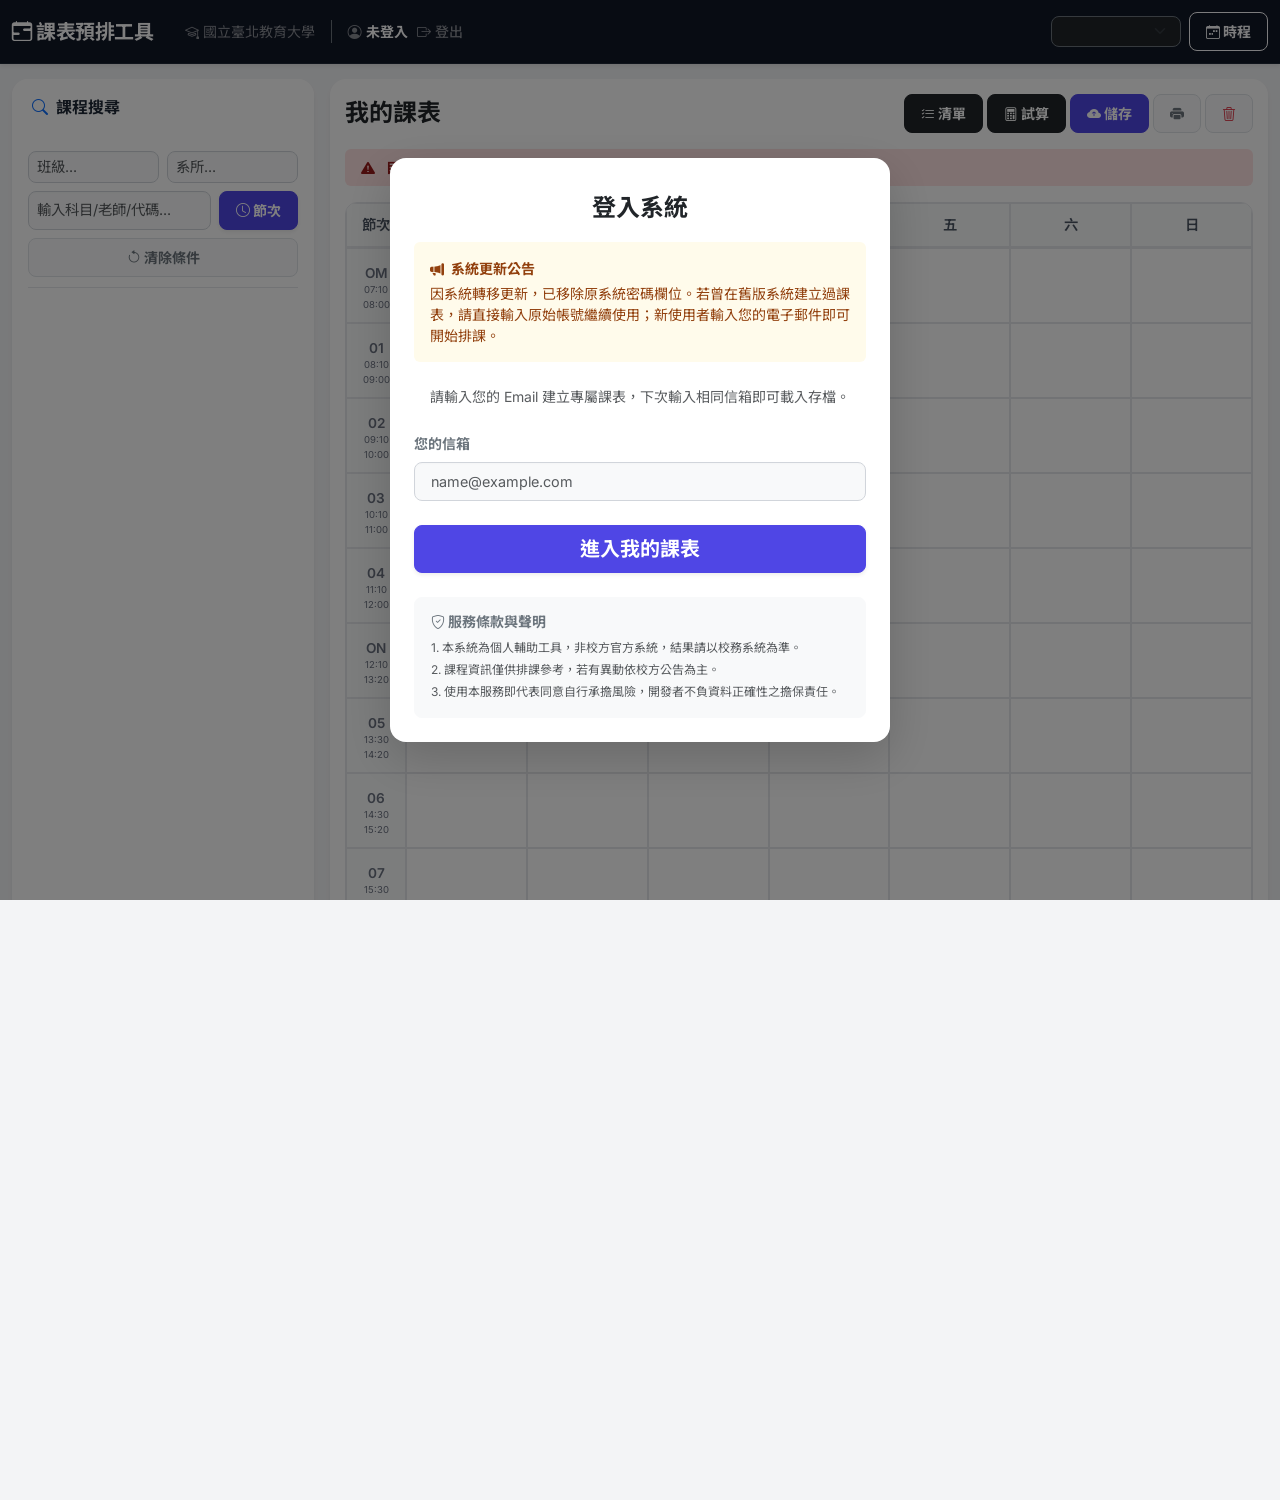
<file: index.html>
<!DOCTYPE html>
<html lang="zh-TW">
<head>
  <meta charset="utf-8">
  <meta name="viewport" content="width=device-width, initial-scale=1">
  <title>課表預排工具</title>
  <link href="https://cdn.jsdelivr.net/npm/bootstrap@5.3.0/dist/css/bootstrap.min.css" rel="stylesheet">
  <link href="https://cdn.jsdelivr.net/npm/bootstrap-icons@1.10.0/font/bootstrap-icons.css" rel="stylesheet">
  <link href="https://fonts.googleapis.com/css2?family=Inter:wght@400;500;600;700&family=Noto+Sans+TC:wght@400;500;700&display=swap" rel="stylesheet">
  
  <link rel="stylesheet" href="style.css">
</head>
<body>

<div id="loadingOverlay">
  <div class="spinner-border text-primary" role="status"></div>
  <h6 class="mt-3 text-secondary fw-bold" id="loadingText">系統載入中</h6>
</div>

<div class="toast-container position-fixed bottom-0 end-0 p-3 no-print" style="z-index: 1060;">
  <div id="liveToast" class="toast align-items-center text-bg-success border-0" role="alert" aria-live="assertive" aria-atomic="true">
    <div class="d-flex">
      <div class="toast-body fw-bold" id="toastMsg"><i class="bi bi-check-circle-fill me-2"></i> 已加入課程</div>
      <button type="button" class="btn-close btn-close-white me-2 m-auto" data-bs-dismiss="toast"></button>
    </div>
  </div>
</div>

<div class="modal fade" id="creditModal" tabindex="-1"><div class="modal-dialog modal-dialog-centered"><div class="modal-content"><div class="modal-header bg-dark text-white border-0"><h5 class="modal-title fw-bold"><i class="bi bi-calculator"></i> 學分試算</h5><button type="button" class="btn-close btn-close-white" data-bs-dismiss="modal"></button></div><div class="modal-body text-center p-4"><div class="mb-3"><label class="form-label fw-bold text-secondary">請選擇您的年級</label><select class="form-select w-75 mx-auto" id="creditGradeSelect" onchange="checkCredits()"><option value="1">大一</option><option value="2">大二</option><option value="3">大三</option><option value="4">大四 (含延修生)</option></select></div><h1 class="display-3 fw-bold text-primary my-3" id="currentCreditDisplay">0</h1><p class="text-muted small" id="creditRuleText">學分下限: 15 / 上限: 27</p><div class="alert alert-danger d-none mt-3 text-start border-0" id="creditAlert" style="font-size: 0.9rem; background-color: #fee2e2; color: #991b1b;"><i class="bi bi-exclamation-triangle-fill me-1"></i> 學分未在規範內，選課前請務必確認，以免違反選課辦法。</div></div><div class="modal-footer border-0 justify-content-center"><button type="button" class="btn btn-secondary px-4" data-bs-dismiss="modal">關閉</button></div></div></div></div>
<div class="modal fade" id="successModal" tabindex="-1"><div class="modal-dialog modal-sm modal-dialog-centered"><div class="modal-content"><div class="modal-body text-center py-4"><i class="bi bi-check-circle-fill text-success" style="font-size: 3rem;"></i><h5 class="fw-bold mt-3" id="successMsgTitle">儲存成功</h5><p class="text-muted small mb-3">資料已同步至雲端</p><button type="button" class="btn btn-success w-100 fw-bold" data-bs-dismiss="modal">確定</button></div></div></div></div>
<div class="modal fade" id="existModal" tabindex="-1"><div class="modal-dialog modal-sm modal-dialog-centered"><div class="modal-content"><div class="modal-header bg-danger text-white border-0"><h5 class="modal-title fw-bold">重複課程</h5><button type="button" class="btn-close btn-close-white" data-bs-dismiss="modal"></button></div><div class="modal-body text-center py-4"><i class="bi bi-exclamation-circle-fill text-danger" style="font-size: 3rem;"></i><h5 class="fw-bold mt-3">無法加入</h5><p class="text-muted small mb-3">這堂課已經在您的清單中</p><button type="button" class="btn btn-secondary w-100 fw-bold" data-bs-dismiss="modal">關閉</button></div></div></div></div>
<div class="modal fade" id="clearModal" tabindex="-1"><div class="modal-dialog modal-sm modal-dialog-centered"><div class="modal-content"><div class="modal-body text-center py-4"><i class="bi bi-trash3-fill text-danger" style="font-size: 3rem;"></i><h5 class="fw-bold mt-3">確定清空課表？</h5><p class="text-muted small mb-3">此動作將更新資料庫且無法復原</p><div class="d-flex gap-2"><button type="button" class="btn btn-light w-50 border fw-bold" data-bs-dismiss="modal">取消</button><button type="button" class="btn btn-danger w-50 fw-bold" onclick="confirmClear()">確定清空</button></div></div></div></div></div>
<div class="modal fade" id="removeModal" tabindex="-1"><div class="modal-dialog modal-sm modal-dialog-centered"><div class="modal-content"><div class="modal-body text-center py-4"><i class="bi bi-eraser-fill text-danger" style="font-size: 3rem;"></i><h5 class="fw-bold mt-3">移除課程</h5><p class="text-muted small mb-3">將從您的預排清單中刪除</p><div class="d-flex gap-2"><button type="button" class="btn btn-light w-50 border fw-bold" data-bs-dismiss="modal">取消</button><button type="button" class="btn btn-danger w-50 fw-bold" onclick="confirmRemove()">移除</button></div></div></div></div></div>

<div class="modal fade" id="loginModal" data-bs-backdrop="static" data-bs-keyboard="false" tabindex="-1">
  <div class="modal-dialog modal-dialog-centered">
    <div class="modal-content border-0 shadow-lg">
      <div class="modal-header border-0 pb-0"><h4 class="modal-title fw-bold text-dark w-100 text-center mt-3">登入系統</h4></div>
      <div class="modal-body px-4 pb-4">
        <div class="alert alert-warning border-0 small mb-4" style="background-color: #fffbeb; color: #92400e;">
            <div class="fw-bold mb-1"><i class="bi bi-megaphone-fill me-1"></i> 系統更新公告</div>
            因系統轉移更新，已移除原系統密碼欄位。若曾在舊版系統建立過課表，請直接輸入原始帳號繼續使用；新使用者輸入您的電子郵件即可開始排課。
        </div>
        <p class="text-muted small text-center mb-4">請輸入您的 Email 建立專屬課表，下次輸入相同信箱即可載入存檔。</p>
        <form onsubmit="event.preventDefault(); submitLogin();">
          <div class="mb-3"><label class="form-label fw-bold text-secondary small">您的信箱</label><input type="email" id="loginId" class="form-control form-control-lg bg-light" placeholder="name@example.com" required></div>
          <div class="d-grid mt-4"><button type="submit" id="loginBtn" class="btn btn-primary btn-lg fw-bold shadow-sm">進入我的課表</button></div>
        </form>
        <div id="loginError" class="text-danger mt-2 small text-center fw-bold"></div>
        <div class="bg-light p-3 rounded-3 mt-4 border border-light">
          <h6 class="fw-bold mb-2 small text-secondary"><i class="bi bi-shield-check"></i> 服務條款與聲明</h6>
          <ul class="list-unstyled mb-0 text-muted" style="font-size: 0.75rem;">
            <li class="mb-1">1. 本系統為個人輔助工具，非校方官方系統，結果請以校務系統為準。</li>
            <li class="mb-1">2. 課程資訊僅供排課參考，若有異動依校方公告為主。</li>
            <li>3. 使用本服務即代表同意自行承擔風險，開發者不負資料正確性之擔保責任。</li>
          </ul>
        </div>
      </div>
    </div>
  </div>
</div>

<div class="modal fade" id="infoModal" tabindex="-1">
  <div class="modal-dialog modal-lg modal-dialog-centered modal-dialog-scrollable">
    <div class="modal-content">
      <div class="modal-header border-0 pb-2 d-flex flex-column align-items-start bg-white z-1" style="position: sticky; top: 0;">
        <div class="d-flex w-100 justify-content-between align-items-center mb-2">
          <h5 class="modal-title fw-bold text-dark fs-4" id="infoModalTitle">選課時程公告</h5>
          <button type="button" class="btn-close" data-bs-dismiss="modal"></button>
        </div>
        <a href="https://academicntue.ntue.edu.tw/p/412-1002-485.php" target="_blank" class="text-secondary small text-decoration-none mb-3 px-2 py-1 rounded bg-light border transition-all" style="opacity: 0.85;">
          <i class="bi bi-box-arrow-up-right me-1"></i> 學校官方選課專區
        </a>
        <div class="w-100 overflow-auto filter-btn-wrapper" id="scheduleFilterGroup" style="display: none !important;">
           <div class="btn-group shadow-sm" role="group" style="min-width: 100%;">
             <input type="radio" class="btn-check" name="schedFilter" id="schedOld" autocomplete="off" checked onchange="renderScheduleCards('舊生')">
             <label class="btn btn-outline-primary fw-bold small text-nowrap" for="schedOld">舊生選課</label>
             <input type="radio" class="btn-check" name="schedFilter" id="schedNewUg" autocomplete="off" onchange="renderScheduleCards('大學部新生')">
             <label class="btn btn-outline-primary fw-bold small text-nowrap" for="schedNewUg">大學部新生</label>
             <input type="radio" class="btn-check" name="schedFilter" id="schedNewPg" autocomplete="off" onchange="renderScheduleCards('碩博班新生')">
             <label class="btn btn-outline-primary fw-bold small text-nowrap" for="schedNewPg">碩博班新生</label>
           </div>
        </div>
      </div>
      <div class="modal-body bg-light pt-2">
        <div class="timeline-container" id="infoModalBody"></div>
      </div>
    </div>
  </div>
</div>

<div class="modal fade" id="timeFilterModal" tabindex="-1">
  <div class="modal-dialog modal-dialog-centered">
    <div class="modal-content border-0 shadow-lg">
      <div class="modal-header border-0 pb-0">
        <h5 class="modal-title fw-bold text-dark"><i class="bi bi-clock"></i> 上課時間篩選</h5>
        <button type="button" class="btn-close" data-bs-dismiss="modal"></button>
      </div>
      <div class="modal-body">
        <div class="form-check form-switch mb-3 bg-light p-3 rounded border">
          <input class="form-check-input ms-0 me-2 mt-1" type="checkbox" id="strictTimeSearch" onchange="applyTimeFilter()">
          <label class="form-check-label fw-bold text-dark" for="strictTimeSearch">嚴格搜尋節次</label>
          <div class="form-text text-muted mt-1" style="font-size: 0.75rem;">
            開啟：搜尋結果將<b class="text-danger">不出現</b>所選節次以外的課程。<br>
            關閉：只要有部分節次符合即會顯示。
          </div>
        </div>
        <div class="table-responsive">
          <table class="table table-borderless text-center time-grid-table mb-0" style="table-layout: fixed; font-size: 0.85rem;">
            <thead><tr><th class="time-grid-header">一</th><th class="time-grid-header">二</th><th class="time-grid-header">三</th><th class="time-grid-header">四</th><th class="time-grid-header">五</th><th class="time-grid-header">六</th><th class="time-grid-header">日</th></tr></thead>
            <tbody id="timeGridBody"></tbody>
          </table>
        </div>
      </div>
      <div class="modal-footer border-0 pt-0">
        <button class="btn btn-light border w-100 fw-bold text-secondary mb-2" onclick="clearTimeFilter()">清除時間篩選</button>
        <button class="btn btn-primary w-100 fw-bold shadow-sm" onclick="applyTimeFilter(true)" data-bs-dismiss="modal">套用篩選結果</button>
      </div>
    </div>
  </div>
</div>

<div class="modal fade" id="courseModal" tabindex="-1"><div class="modal-dialog modal-dialog-centered"><div class="modal-content"><div class="modal-header border-0 bg-light"><h5 class="modal-title fw-bold" id="modalCourseTitle">課程資訊</h5><button type="button" class="btn-close" data-bs-dismiss="modal"></button></div><div class="modal-body p-0"><table class="table table-striped mb-0"><tbody id="modalBody"></tbody></table></div></div></div></div>

<div class="modal fade" id="listModal" tabindex="-1">
  <div class="modal-dialog modal-lg modal-dialog-centered modal-dialog-scrollable">
    <div class="modal-content">
      <div class="modal-header bg-dark text-white border-0">
        <h5 class="modal-title fw-bold"><i class="bi bi-list-check"></i> 已選課程清單</h5>
        <button type="button" class="btn-close btn-close-white" data-bs-dismiss="modal"></button>
      </div>
      <div class="modal-body p-0">
        <div class="alert alert-light border-bottom small mb-0 rounded-0 text-center text-muted border-0">
          <i class="bi bi-info-circle"></i> 列表依加入時間排序，點擊「備註」可自行輸入提醒事項。
        </div>
        <div class="table-responsive">
          <table class="table table-hover align-middle mb-0">
            <thead class="table-light"><tr><th>代碼</th><th>名稱 / 備註</th><th>教師</th><th>時間</th><th>學分</th><th>操作</th></tr></thead>
            <tbody id="listModalBody"></tbody>
          </table>
        </div>
      </div>
      <div class="modal-footer border-0 bg-light">
        <button type="button" class="btn btn-outline-dark btn-sm me-auto fw-bold" onclick="printList()"><i class="bi bi-printer"></i> 列印清單</button>
        <div class="fw-bold text-primary fs-5">總學分: <span id="listTotalCredit">0</span></div>
        <button type="button" class="btn btn-secondary btn-sm ms-3 px-3 fw-bold" data-bs-dismiss="modal">關閉</button>
      </div>
    </div>
  </div>
</div>

<div class="modal fade" id="noTimeModal" tabindex="-1"><div class="modal-dialog modal-sm modal-dialog-centered"><div class="modal-content"><div class="modal-body text-center py-4"><i class="bi bi-info-circle-fill text-warning" style="font-size: 3rem;"></i><h5 class="fw-bold mt-3">已加入清單</h5><p class="text-muted small mb-3">此課程無時間資訊，請至清單中查看</p><button type="button" class="btn btn-warning text-dark fw-bold w-100" data-bs-dismiss="modal">知道了</button></div></div></div></div>
<div class="modal fade" id="unsavedModal" tabindex="-1"><div class="modal-dialog modal-dialog-centered"><div class="modal-content"><div class="modal-header bg-warning text-dark border-0"><h5 class="modal-title fw-bold"><i class="bi bi-exclamation-triangle-fill"></i> 尚未儲存</h5><button type="button" class="btn-close" data-bs-dismiss="modal"></button></div><div class="modal-body text-center py-4"><h5 class="fw-bold mb-2">您有未儲存的變更</h5><p class="text-muted small mb-0">離開前是否要儲存目前的課表？</p></div><div class="modal-footer border-0 justify-content-center bg-light"><button type="button" class="btn btn-light border fw-bold" data-bs-dismiss="modal">取消</button><button type="button" class="btn btn-danger fw-bold" onclick="handleUnsavedLeave()">不儲存離開</button><button type="button" class="btn btn-success fw-bold px-4" onclick="handleUnsavedSave()">儲存</button></div></div></div></div>

<nav class="navbar navbar-dark bg-dark mb-0 no-print flex-shrink-0 shadow-sm">
  <div class="container-fluid py-1">
    <div class="d-flex align-items-center">
      <span class="navbar-brand mb-0 h5"><i class="bi bi-calendar-range"></i> 課表預排工具</span>
      <span class="text-white-50 ms-3 d-none d-md-inline-block small"><i class="bi bi-mortarboard"></i> 國立臺北教育大學</span>
      <span class="text-white-50 ms-2 d-inline-block d-md-none small">國北教</span>
      <span class="text-white-50 ms-3 border-start border-secondary ps-3 d-flex align-items-center small">
        <i class="bi bi-person-circle me-1"></i> <span id="currentUserDisplay" class="user-name-truncate fw-bold text-white">未登入</span>
        <button class="btn btn-sm btn-link text-white-50 p-0 ms-2 text-decoration-none" onclick="logout()" title="登出"><i class="bi bi-box-arrow-right"></i> 登出</button>
      </span>
    </div>
    <div class="d-flex align-items-center mt-2 mt-sm-0">
      <select id="globalSemester" class="form-select form-select-sm me-2 bg-dark text-white border-secondary fw-bold" style="width: 130px;" onchange="onSemesterSelectChange()"></select>
      <button class="btn btn-sm btn-outline-light fw-bold" onclick="openInfoModal()" title="選課時程"><i class="bi bi-calendar-week"></i> <span class="d-none d-md-inline">時程</span></button>
    </div>
  </div>
</nav>

<div id="announcementBanner" class="container-fluid pt-2 pb-1 bg-white border-bottom d-none no-print">
  <div class="alert alert-info alert-dismissible fade show shadow-sm border-0 mb-0 py-2 d-flex align-items-center" role="alert" style="background-color: #e0e7ff; color: #3730a3;">
    <i class="bi bi-megaphone-fill me-2 fs-5"></i>
    <span id="announcementText" class="fw-bold small flex-grow-1"></span>
    <button type="button" class="btn-close pb-2" data-bs-dismiss="alert" aria-label="Close" style="top: -2px;"></button>
  </div>
</div>

<div class="container-fluid main-content">
  <div class="row desktop-h-100 g-3">
    <div class="col-md-3 desktop-h-100 no-print">
      <div class="card h-100-card filter-card">
        <div class="card-header border-0"><i class="bi bi-search text-primary me-1"></i> 課程搜尋</div>
        <div class="card-body p-3 card-body-flex bg-white rounded-bottom-4">
          <div class="mb-2 flex-shrink-0">
            <div class="row g-2 mb-2">
              <div class="col-6"><input class="form-control form-control-sm bg-light" list="classOptions" id="classInput" placeholder="班級..." onchange="filterCourses()"></div>
              <div class="col-6"><input class="form-control form-control-sm bg-light" list="deptOptions" id="deptInput" placeholder="系所..." onchange="filterCourses()"></div>
            </div>
            <datalist id="classOptions"></datalist><datalist id="deptOptions"></datalist>
            
            <div class="d-flex gap-2 mb-2">
              <input type="text" id="keyword" class="form-control form-control-sm bg-light flex-grow-1" onkeyup="filterCourses()" placeholder="輸入科目/老師/代碼...">
              <button id="timeFilterBtn" class="btn btn-sm btn-primary text-nowrap fw-bold shadow-sm" onclick="new bootstrap.Modal(document.getElementById('timeFilterModal')).show();"><i class="bi bi-clock"></i> 節次</button>
            </div>
            
            <button class="btn btn-sm btn-light border w-100 text-secondary fw-bold" onclick="clearFilters()"><i class="bi bi-arrow-counterclockwise"></i> 清除條件</button>
          </div>
          <div id="courseList" class="pe-1"></div>
        </div>
      </div>
    </div>
    <div class="col-md-9 desktop-h-100">
      <div class="timetable-wrapper bg-white">
        <div class="d-flex justify-content-between align-items-center flex-wrap mb-3">
          <h4 id="scheduleTitle" class="m-0 fw-bold text-dark" data-user="">我的課表</h4>
          <div class="no-print mt-2 mt-md-0 d-flex gap-1">
             <button class="btn btn-sm btn-dark fw-bold" onclick="openListModal()"><i class="bi bi-list-check"></i> 清單</button>
             <button class="btn btn-sm btn-dark fw-bold" onclick="openCreditModal()"><i class="bi bi-calculator"></i> 試算</button>
             <button class="btn btn-sm btn-primary px-3 fw-bold" onclick="saveSchedule()"><i class="bi bi-cloud-arrow-up-fill"></i> 儲存</button>
             <button class="btn btn-sm btn-light border text-secondary fw-bold" onclick="printSchedule()" title="列印課表"><i class="bi bi-printer-fill"></i></button>
             <button class="btn btn-sm btn-light border text-danger fw-bold" onclick="openClearModal()" title="清空課表"><i class="bi bi-trash3"></i></button>
          </div>
        </div>
        <div id="conflictAlert" class="alert alert-danger py-2 mb-3 border-0 small fw-bold" style="background-color: #fee2e2; color: #991b1b;"><i class="bi bi-exclamation-triangle-fill me-2"></i> 目前有衝堂，請注意！</div>
        
        <table class="timetable">
          <thead><tr><th class="period-col">節次</th><th>一</th><th>二</th><th>三</th><th>四</th><th>五</th><th>六</th><th>日</th></tr></thead>
          <tbody id="timetableBody"></tbody>
        </table>
      </div>
    </div>
  </div>
</div>

<footer class="main-footer no-print">
  <div class="mb-1 fw-bold text-dark">Copyright &copy; Daniel. All rights reserved.</div>
  <div class="small text-muted"><span id="footerInfo">Loading...</span> | <a href="mailto:xin.itts.1346@gmail.com" class="footer-link"><i class="bi bi-envelope"></i> 聯絡開發者</a></div>
</footer>

<script src="https://cdn.jsdelivr.net/npm/bootstrap@5.3.0/dist/js/bootstrap.bundle.min.js"></script>
<script src="app.js"></script>

</body>
</html>
</file>
<file: style.css>
/* style.css - 視覺樣式集中管理 */

:root {
  --primary-color: #4f46e5;
  --primary-hover: #4338ca;
  --bg-color: #f3f4f6;
  --card-bg: #ffffff;
  --text-main: #1f2937;
  --text-muted: #6b7280;
  --border-color: #e5e7eb;
}

html, body { height: 100%; margin: 0; padding: 0; overflow-x: hidden; width: 100vw; }
body { 
  font-family: 'Inter', 'Noto Sans TC', sans-serif; 
  background-color: var(--bg-color); 
  color: var(--text-main);
  display: flex; flex-direction: column; 
}

.navbar { background-color: #111827 !important; border-bottom: 1px solid #1f2937; }
.navbar-brand { font-weight: 700; letter-spacing: -0.5px; }
.main-content { flex: 1 0 auto; padding-bottom: 30px; height: auto; overflow-x: hidden; padding-top: 15px; }

.card, .timetable-wrapper, .modal-content { 
  border: none; border-radius: 16px; background: var(--card-bg);
  box-shadow: 0 4px 6px -1px rgba(0,0,0,0.05), 0 2px 4px -1px rgba(0,0,0,0.03); 
}

.card-header { 
  background-color: var(--card-bg) !important; color: var(--text-main) !important; 
  border-bottom: 1px solid var(--border-color); font-weight: 700;
  border-radius: 16px 16px 0 0 !important; padding: 1rem 1.25rem;
}

.form-control, .form-select { border-radius: 8px; border: 1px solid #d1d5db; box-shadow: inset 0 1px 2px rgba(0,0,0,0.02); font-size: 0.9rem; }
.form-control:focus, .form-select:focus { border-color: var(--primary-color); box-shadow: 0 0 0 3px rgba(79, 70, 229, 0.1); }
.btn { border-radius: 8px; font-weight: 500; padding: 0.5rem 1rem; transition: all 0.2s; }
.btn-primary { background-color: var(--primary-color); border-color: var(--primary-color); }
.btn-primary:hover { background-color: var(--primary-hover); border-color: var(--primary-hover); }

#courseList { overflow-y: auto; border-top: 1px solid var(--border-color); margin-top: 10px; }
.list-group-item { border-left: none; border-right: none; padding: 1rem 0.5rem; border-bottom: 1px solid var(--border-color); }
.list-group-item:last-child { border-bottom: none; }

.timetable-wrapper { padding: 15px; overflow-x: auto; min-height: 300px; -webkit-overflow-scrolling: touch; width: 100%; max-width: 100vw; }
.timetable { width: 100%; table-layout: fixed; border-collapse: separate; border-spacing: 0; min-width: 800px; border: 1px solid var(--border-color); border-radius: 12px; overflow: hidden; }
.timetable th, .timetable td { border: 1px solid var(--border-color); text-align: center; vertical-align: middle; padding: 2px; height: 75px; }
.timetable th { background-color: #f9fafb; color: #4b5563; height: 45px; font-weight: 600; font-size: 0.9rem; border-bottom: 2px solid var(--border-color); }
.period-col { width: 60px; background-color: #f9fafb; font-weight: 600; color: #6b7280; font-size: 0.85rem; position: sticky; left: 0; z-index: 5; }

.course-cell { border-radius: 6px; padding: 4px; margin-bottom: 3px; line-height: 1.25; cursor: pointer; text-align: left; border-left: 4px solid; transition: transform 0.15s ease, box-shadow 0.15s ease; position: relative; overflow: hidden; }
.course-cell:hover { transform: translateY(-2px); z-index: 10; box-shadow: 0 4px 10px rgba(0,0,0,0.1); overflow: visible; }

.type-required { background-color: #e0e7ff; color: #3730a3; border-left-color: #6366f1; }
.type-elective { background-color: #f3f4f6; color: #374151; border-left-color: #9ca3af; }
.type-general { background-color: #fef3c7; color: #92400e; border-left-color: #f59e0b; }
.status-conflict { background-color: #fee2e2 !important; color: #991b1b !important; border-left-color: #ef4444 !important; }

.cell-title { font-size: 0.85rem; font-weight: 700; margin-bottom: 2px; letter-spacing: -0.2px; }
.cell-teacher { font-size: 0.75rem; opacity: 0.85; margin-bottom: 0px;}
.cell-room { font-size: 0.7rem; opacity: 0.7; }
.cell-class { font-size: 0.7rem; opacity: 0.8; margin-bottom: 2px; }

.type-badge { font-size: 0.65rem; padding: 2px 4px; border-radius: 4px; margin-right: 4px; background: rgba(255,255,255,0.7); font-weight: 600; border: 1px solid rgba(0,0,0,0.05); }
.week-badge { font-size: 0.65rem; padding: 2px 4px; border-radius: 4px; margin-right: 3px; color: white; background-color: #8b5cf6; vertical-align: middle; font-weight: 600; }

.btn-delete { position: absolute; top: 2px; right: 2px; font-size: 11px; color: #dc3545; background: rgba(255,255,255,0.95); border-radius: 50%; width: 18px; height: 18px; line-height: 18px; text-align: center; display: none; z-index: 20; border: 1px solid #fecaca; }
.course-cell:hover .btn-delete { display: block; }

.main-footer { padding: 20px; text-align: center; color: var(--text-muted); font-size: 0.8rem; border-top: 1px solid var(--border-color); background: var(--bg-color); flex-shrink: 0; margin-top: auto; }
.footer-link { color: var(--text-muted); text-decoration: none; margin-left: 10px; transition: color 0.2s; }
.footer-link:hover { color: var(--primary-color); }

#loadingOverlay { position: fixed; top: 0; left: 0; width: 100%; height: 100%; background: rgba(255, 255, 255, 0.9); z-index: 9999; display: flex; flex-direction: column; justify-content: center; align-items: center; backdrop-filter: blur(4px); }

@media (min-width: 768px) {
  .desktop-h-100, .filter-card, .card-body-flex { height: 100%; overflow: hidden; }
  .timetable-wrapper { height: 100%; overflow-y: auto; margin-top: 0; }
  #courseList { flex: 1; max-height: none; }
}

/* 時間軸設計 */
.timeline-container { position: relative; padding: 10px 0; margin: 0 auto; max-width: 700px; }
.timeline-container::after { content: ''; position: absolute; width: 2px; background-color: var(--border-color); top: 0; bottom: 0; left: 20px; margin-left: -1px; }
.timeline-item { padding: 10px 30px; position: relative; background-color: transparent; width: 100%; text-align: left; }
.timeline-item::after { content: ''; position: absolute; width: 14px; height: 14px; left: 13px; background-color: white; border: 2px solid #9ca3af; top: 18px; border-radius: 50%; z-index: 1; transition: all 0.3s; }
.timeline-content { padding: 15px 20px; background: white; position: relative; border-radius: 12px; border: 1px solid var(--border-color); }
.timeline-item.active .timeline-content { background-color: #fafafa; }
.timeline-item.active::after { background-color: var(--item-theme, var(--primary-color)); border-color: var(--item-theme, var(--primary-color)); box-shadow: 0 0 0 4px rgba(0,0,0,0.1); animation: pulse-dot 1.8s infinite ease-in-out; }
.timeline-item.past { opacity: 0.6; }
.timeline-item.past .timeline-content { background-color: #f9fafb; }
.timeline-item.past::after { background-color: #e5e7eb; border-color: #d1d5db; }
.step-list { padding: 0; margin-top: 15px; list-style: none; text-align: left; }
.step-item { padding-left: 5px; margin-bottom: 8px; color: var(--text-muted); font-size: 0.9rem; }

@keyframes pulse-dot { 0% { box-shadow: 0 0 0 0 rgba(0,0,0,0.15); } 70% { box-shadow: 0 0 0 6px rgba(0,0,0,0); } 100% { box-shadow: 0 0 0 0 rgba(0,0,0,0); } }

/* 節次過濾器設計 */
.time-grid-table { margin: 0 auto; border-collapse: separate; border-spacing: 2px; }
.time-grid-cell { cursor: pointer; transition: all 0.2s; color: #d1d5db; font-weight: bold; border-radius: 6px; padding: 6px 0 !important; background-color: #f9fafb; border: 1px solid #f3f4f6;}
.time-grid-cell:hover { background-color: #e5e7eb; color: #6b7280; border-color: #d1d5db; }
.time-grid-cell.selected { background-color: var(--primary-color) !important; color: white !important; border-color: var(--primary-hover) !important; box-shadow: inset 0 2px 4px rgba(0,0,0,0.1); }
.time-grid-header { font-size: 0.8rem; color: #4b5563; font-weight: bold; padding-bottom: 5px; }
.filter-btn-wrapper::-webkit-scrollbar { display: none; }
.filter-btn-wrapper { -ms-overflow-style: none; scrollbar-width: none; }

/* 個人備註輸入框樣式 */
.note-input { border: 1px dashed #d1d5db; background-color: #f8fafc; transition: all 0.2s; }
.note-input:focus { border: 1px solid var(--primary-color); background-color: #fff; box-shadow: none; }

/* 列印優化 */
@media print {
  @page { size: A4 landscape; margin: 10mm; }
  body { background: #fff; -webkit-print-color-adjust: exact; print-color-adjust: exact; color: #000; overflow: visible !important;}
  .no-print, .navbar, .main-footer, .filter-card, #conflictAlert, .btn-delete, #announcementBanner { display: none !important; }
  .main-content { padding: 0 !important; width: 100% !important; overflow: visible !important;}
  .col-md-9 { width: 100% !important; flex: 0 0 100% !important; max-width: 100% !important; padding: 0; }
  .timetable-wrapper { box-shadow: none !important; border: none !important; padding: 0 !important; margin: 0 !important; overflow: visible !important; height: auto !important; max-width: 100% !important; }
  #scheduleTitle { text-align: center; font-size: 1.8rem; margin-bottom: 15px !important; color: #000; display: block; width: 100%; }
  #scheduleTitle::after { content: " (" attr(data-user) ")"; font-size: 1.2rem; color: #555; font-weight: normal; }
  .timetable { width: 100%; border: 2px solid #000 !important; border-radius: 0 !important; }
  .timetable th, .timetable td { border: 1px solid #000 !important; height: auto; min-height: 80px; padding: 3px; }
  .timetable th { background-color: #f0f0f0 !important; color: #000 !important; border-bottom: 2px solid #000 !important; font-size: 1rem; }
  .period-col { background-color: #f8f9fa !important; color: #000 !important; font-size: 0.9rem; }
  .course-cell { border: 1px solid #666; margin-bottom: 2px; padding: 3px 4px; background-color: #fff !important; color: #000 !important; border-left-width: 5px !important; box-shadow: none !important; }
  .type-required { border-left-color: #6366f1 !important; }
  .type-elective { border-left-color: #9ca3af !important; }
  .type-general { border-left-color: #f59e0b !important; }
  .cell-class, .cell-teacher, .type-badge { display: none !important; }
  .cell-title { font-size: 0.9rem; margin-bottom: 1px; color: #000; }
  .cell-room { font-size: 0.8rem; color: #444; }
}
</file>
